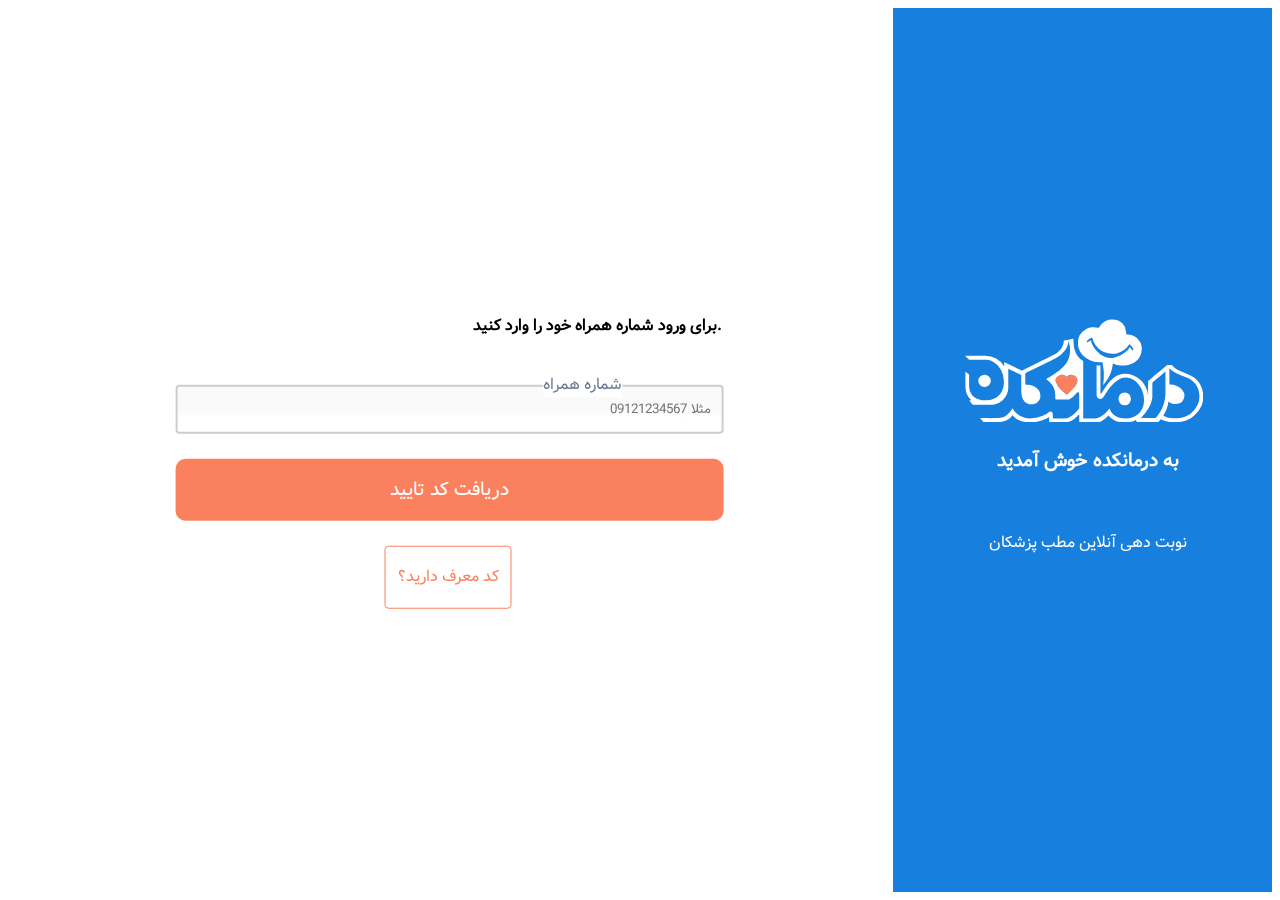
<file: Phase1- Aref/loginpage.html>
<html>
    <head>
        <!-- title -->
        <title>ورود</title>
        <!-- css file -->
        <link rel="stylesheet" href="loginstyle.css">
    </head>
    <body>
        <!-- left part -->
        <section id="loginPart">
            <div class="loginp">
                <h4 id="topinputtext">
                    برای ورود شماره همراه خود را وارد کنید.</h4>
                <label for="phonenum" id="phonenumlabel">شماره همراه</label>
                <br>
                <input type="text" placeholder="مثلا 09121234567" id="phonenum" name="phonenum"><br><br>
                <button type="submit" id="inputsubmitbutton">
                    دریافت کد تایید</button>
                <br><br>
                <button type="button" id="refrenceid">کد معرف دارید؟</button>
            </div>
        </section>
        <!-- right side blue header -->
        <section id="blueHeader">
            <div class="blueh">
                <img src="./assets/loginpage/loginheader.svg" alt="IMG_HEADER" class="drmnkde">
                <h1 id="welcometodarmankade">به درمانکده خوش آمدید</h1>
                <br>
                <p>نوبت دهی آنلاین مطب پزشکان</p>
            </div>
        </section>
    </body>
</html>
</file>
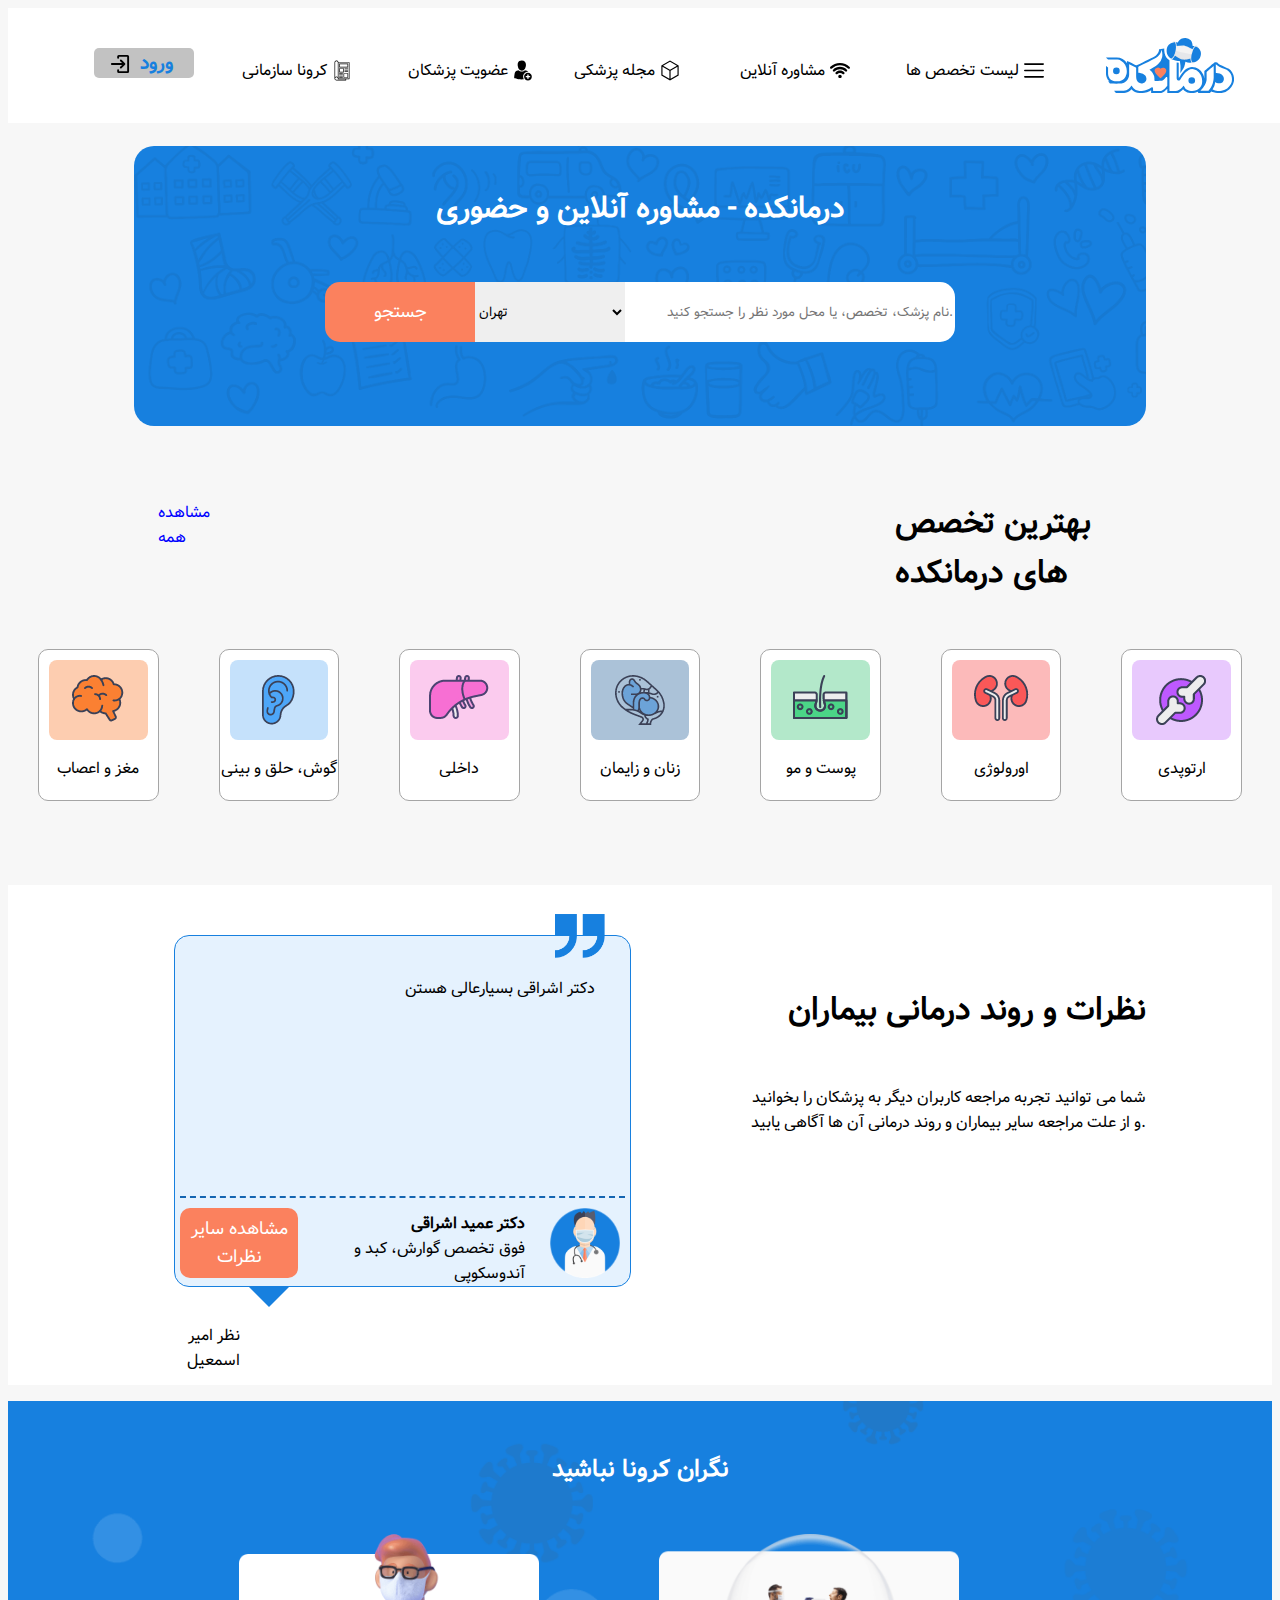
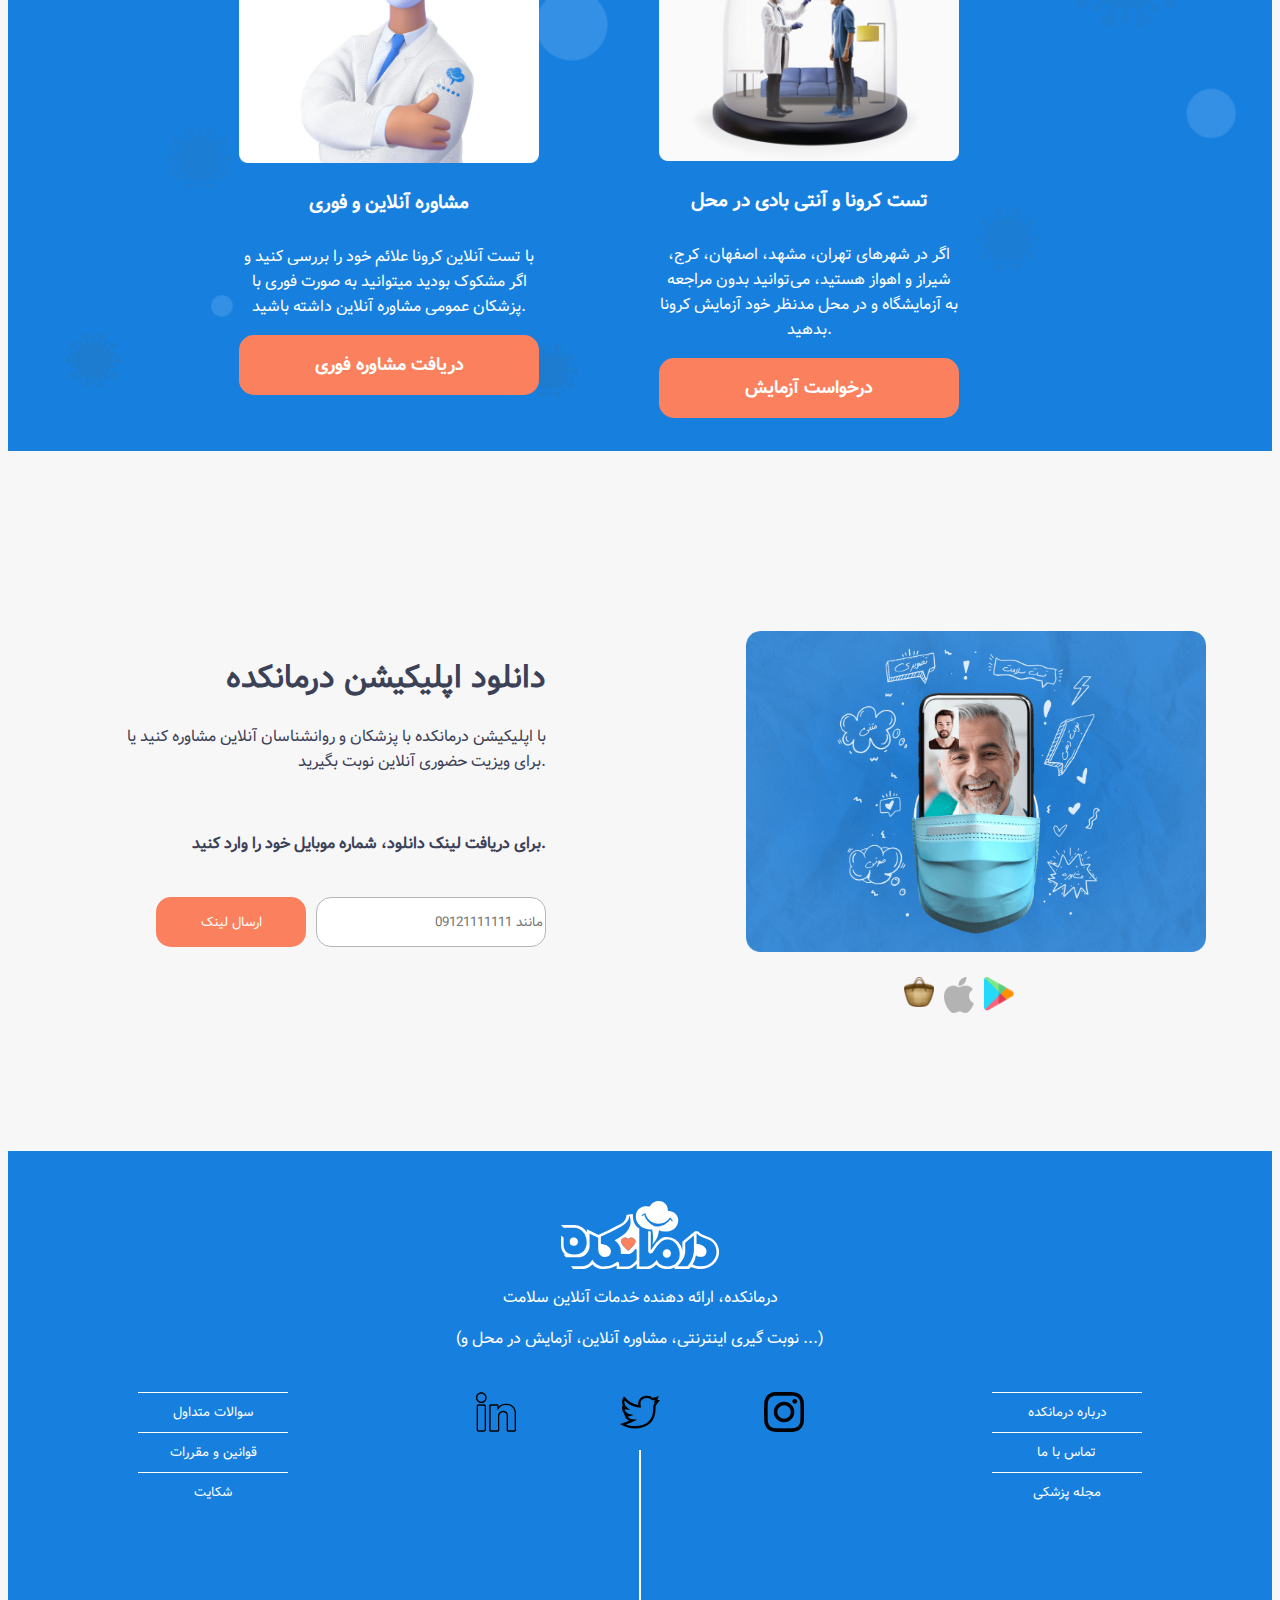
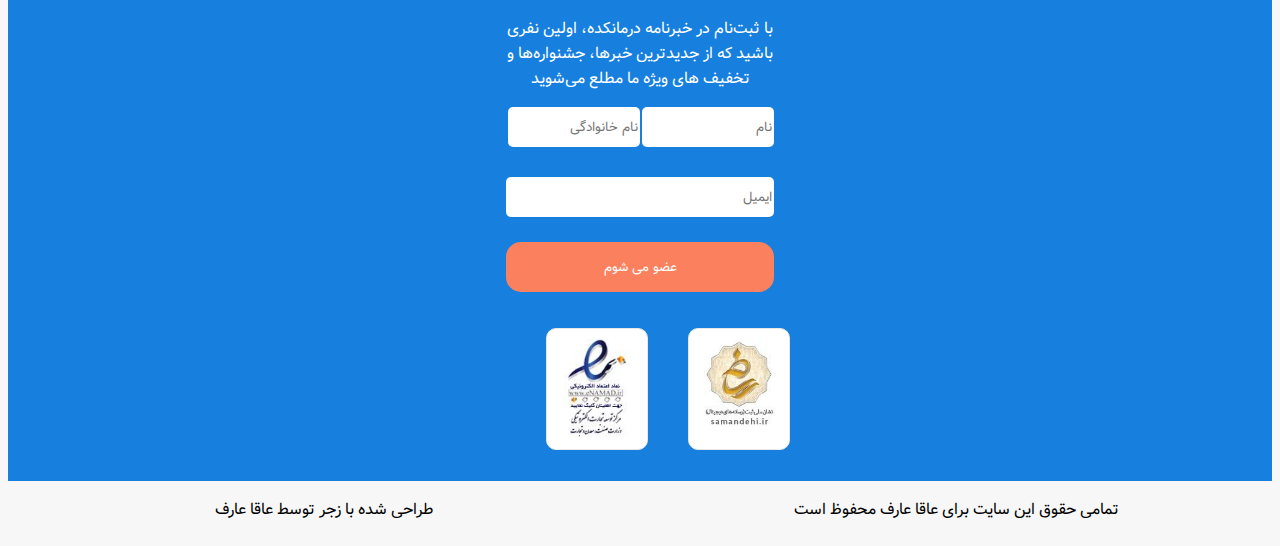
<file: Phase1- Aref/mainpage.html>
<html>
    <head>
        <!-- title -->
        <title>
            درمانکده - مشاوره آنلاین و ویزیت حضوری - آزمایش در محل
        </title>
        <!-- css file insert -->
        <link rel="stylesheet" href="mainpagestyle.css">
    </head>
    <body>
        <!-- navigation bar section -->
        <section id="navbarsection">
            <div class="topnavbar">
                <!-- Clinic logo -->
                <img src="./assets/mainpage/navbarlogo.svg" alt="NO_IMG" id="logo">
                <!-- items -->
                <ul>
                    <li><a href="#prolist"><img src="./assets/mainpage/menuicon.svg" alt="menu" class="navbaricons"> <p> لیست تخصص ها</p></a></li>
                    <li><a href="#onlinecons"><img src="./assets/mainpage/wifiicon.svg" alt="wifi" class="navbaricons"><p>مشاوره آنلاین</p></a></li>
                    <li><a href="#medicalmag"><img src="./assets/mainpage/magicon.svg" alt="mag" class="navbaricons"><p>مجله پزشکی</p></a></li>
                    <li><a href="#doclogin"><img src="./assets/mainpage/newmembericon.svg" alt="newmem" class="navbaricons"><p>عضویت پزشکان</p></a></li>
                    <li><a href="#coronas"><img src="./assets/mainpage/cubeicon.svg" alt="cube" class="navbaricons"><p> کرونا سازمانی</p></a></li>
                    
                </ul>
                <!-- login page button -->
                <div>
                    <button type="button"> <img src="./assets/mainpage/tologin.svg" alt="login" id="loginpic"> ورود</button>

                </div>
            </div>
        </section>
        <!-- search bar section -->
        <section id="searchbararea">
            <h1>درمانکده - مشاوره آنلاین و حضوری</h1>
            <div id="searchbarareadiv">
                <form action="#actione" id="searchbarform">
                    <!-- input part -->
                    <input type="text" placeholder="نام پزشک، تخصص، یا محل مورد نظر را جستجو کنید.">
                    <!-- city selector -->
                    <select name="cityselector" id="cityselector">
                        <option value="tehran">تهران</option>
                        <option value="mashhad">مشهد</option>
                        <option value="yazd">یزد</option>
                        <option value="esfahan">اصفهان</option>
                        <option value="tabriz">تبریز</option>
                    </select>
                    <!-- find button -->
                    <button type="submit">جستجو</button>
                </form>
            </div>
        </section>
        <!-- best proffesionals in the Clinic -->
        <section id="bestpros">
            <div id="bestproheader">
                <h1>بهترین تخصص های درمانکده</h1>
                <a href="#actioone">مشاهده همه</a>
            </div>
            <div id="bestproitems">
                <!-- ORTOPEDI ITEM -->
                <div class="bestproitem" id="ortopedi">
                    <a href="#ortopedi">
                        <div>
                            <img src="./assets/mainpage/ortopedi.png" alt="ortopedi">
                        </div>
                        <p>ارتوپدی</p>
                    </a>
                </div>
                <!-- OROLOGY ITEM -->
                <div class="bestproitem" id="orology">
                    <a href="#ortopedi">
                        <div>
                            <img src="./assets/mainpage/orology.png" alt="ortopedi">
                        </div>
                        <p>اورولوژی</p>
                    </a>
                </div>
                <!-- HAIR AND SKIN ITEM -->
                <div class="bestproitem" id="pustomu">
                    <a href="#ortopedi">
                        <div>
                            <img src="./assets/mainpage/pustmust.png" alt="ortopedi">
                        </div>
                        <p>پوست و مو</p>
                    </a>
                </div>
                <!-- WOMEN PART ITEM -->
                <div class="bestproitem" id="zananzayeman">
                    <a href="#ortopedi">
                        <div>
                            <img src="./assets/mainpage/zananzayeman.png" alt="ortopedi">
                        </div>
                        <p>زنان و زایمان</p>
                    </a>
                </div>
                <!-- INTERNAL ITEM -->
                <div class="bestproitem" id="dakheli">
                    <a href="#ortopedi">
                        <div>
                            <img src="./assets/mainpage/dakheili.png" alt="ortopedi">
                        </div>
                        <p>داخلی</p>
                    </a>
                </div>
                <!-- EAR NOSE THROUGHT ITEM  -->
                <div class="bestproitem" id="gushhalq">
                    <a href="#ortopedi">
                        <div>
                            <img src="./assets/mainpage/gushhalq.png" alt="ortopedi">
                        </div>
                        <p>گوش، حلق و بینی</p>
                    </a>
                </div>
                <!-- BRAIN AND NOURON ITEM -->
                <div class="bestproitem" id="maqzasab">
                    <a href="#ortopedi">
                        <div>
                            <img src="./assets/mainpage/maqzasab.png" alt="ortopedi">                         
                        </div>
                        <p>مغز و اعصاب</p>
                    </a>
                </div>
            </div>
        </section>
        <br><br><br>
        <!-- Comment section -->
        <section id="comments">
            <!-- right side of page -->
            <div id="right-comment">
                <h1>
                    نظرات و روند درمانی بیماران
                </h1>
                <p>
                    شما می توانید تجربه مراجعه کاربران دیگر به پزشکان را بخوانید و از علت مراجعه سایر بیماران و روند درمانی آن ها آگاهی یابید.
                </p>
            </div>
            <!-- left side example comment -->
            <div id="commentexample">
                <!-- coment box -->
                <div id="commentexamplebox">
                    <img src="./assets/mainpage/doublegiuome.png" alt="doubleQuete" id="doubleQuete">
                    <!-- text -->
                    <div id="commenttext">
                        <p>دکتر اشراقی بسیارعالی هستن</p>
                    </div>
                    <!-- about doctor -->
                    <div id="commentwriter">
                        <img src="assets/mainpage/dr_man.png" alt="writerphoto" style="width: 70px; height: auto; margin: 5px; margin-right: 10px;">
                        <div>
                            <b>دکتر عمید اشراقی</b><br>
                            فوق تخصص گوارش، کبد و آندوسکوپی
                        </div>
                        <button type="button">مشاهده سایر نظرات</button>
                    </div>
                        
                </div>
                <div id="underbox">
                    <div class="arrowdown"></div>
                    <p>نظر امیر اسمعیل</p>
                </div>
            </div>
        </section>
        <!-- Corona special Section -->
        <section id="coronadontworry">
            <div id="coronaspecial">
                <h1>نگران کرونا نباشید</h1>
                <div id="coronaitems">
                    <!-- right item -->
                    <div id="coronaitemone">
                        <img src="./assets/mainpage/coronaitem1.png" alt="coronaitem1" style="width: 300px;">
                        <h4>تست کرونا و آنتی بادی در محل</h4>
                        <p>اگر در شهرهای تهران، مشهد، اصفهان، کرج، شیراز و اهواز هستید، می‌توانید بدون مراجعه به آزمایشگاه و در محل مدنظر خود آزمایش کرونا بدهید.
                        </p>
                        <button type="button">درخواست آزمایش</button>
                    </div>
                    <!-- left item -->
                    <div id="coronaitemtwo">
                        <img src="./assets/mainpage/coronaitem2.png" alt="coronaitem2" style="width: 300px;">
                        <h4>مشاوره آنلاین و فوری</h4>
                        <p>با تست آنلاین کرونا علائم خود را بررسی کنید و اگر مشکوک بودید میتوانید به صورت فوری با پزشکان عمومی مشاوره آنلاین داشته باشید.
                        </p>
                        <button type="button">دریافت مشاوره فوری</button>
                    </div>
                </div>
            </div>
        </section>
        <!-- application introduction section -->
        <section id="application">
            <div id="applicationarea">
                <!-- right side pictures -->
                <div id="applicationrightside">
                    <a href="#app">
                        <img src="./assets/mainpage/apprightcover.png" alt="apprightcover" style="width: 460px;">
                    </a>
                    <br><br>
                    <div id="appstores">
                        <a href="#app">
                            <img src="./assets/mainpage/cafebazar.png" alt="cafebazar" style="width: 30px;">
                        </a><a href="#app">
                            <img src="./assets/mainpage/appleicon.png" alt="applestore" style="width: 30px;">
                        </a><a href="#app">
                            <img src="./assets/mainpage/googleplayicon.png" alt="googleplayicon" style="width: 30px;">
                        </a>
                    </div>
                </div>
                <!-- left side notes -->
                <div id="applicationpartdescription">
                    <h1>دانلود اپلیکیشن درمانکده</h1>
                    <p>با اپلیکیشن درمانکده با پزشکان و روانشناسان آنلاین مشاوره کنید یا برای ویزیت حضوری آنلاین نوبت بگیرید.</p>
                    <br>
                    <p><b>برای دریافت لینک دانلود، شماره موبایل خود را وارد کنید.
                    </b></p>
                    <br>
                    <form>
                        <input type="text" placeholder="مانند 09121111111">
                        <button type="submit">ارسال لینک</button>
                    </form>
                </div>
            </div>
        </section>
        <!-- footer section -->
        <section id="footer">
            <div id="footerarea">
                <img src="./assets/mainpage/darmankadelogo.svg" alt="darmankadelogo">
                <p>درمانکده، ارائه دهنده خدمات آنلاین سلامت</p>
                <p>(نوبت گیری اینترنتی، مشاوره آنلاین، آزمایش در محل و ...)</p>
                <br>

                <div id="footercols">
                    <!-- right side buttons -->
                    <div id="footercolright" class="buttoncol">
                        <button type="button">درباره درمانکده</button>
                        <button type="button">تماس با ما</button>
                        <button type="button" >مجله پزشکی</button>
                    </div>
                    <!-- middle side informations -->
                    <div id="footercolmiddle">
                        <!-- social media links -->
                        <div id="socialmedialink">
                            <a href="https://www.linkedin.com/company/darmankade.ir"><img src="./assets/mainpage/linkedin.svg" alt="linkedin" style="width: 40px;"></a>
                            <a href="https://twitter.com/darmankade"><img src="./assets/mainpage/twitter.svg" alt="twitter" style="width: 40px;"></a>
                            <a href="https://www.instagram.com/darmankade/"><img src="./assets/mainpage/insta.svg" alt="insta" style="width: 40px;"></a>
                        </div>
                        <!-- this empty boxes are for that line -->
                        <div id="twoemptybox">
                            <div id="emptybox1"></div>
                            <div id="emptybox2"></div>
                        </div>
                        <!-- notification form -->
                        <div id="forminthecol">
                            <p>با ثبت‌نام در خبرنامه درمانکده، اولین نفری باشید که از جدیدترین خبرها، جشنواره‌ها و تخفیف های ویژه ما مطلع می‌شوید</p>
                            <form action="#k">
                                <div>
                                    <input type="text" placeholder="نام" class="field_devided">
                                    <input type="text" placeholder="نام خانوادگی" class="field_devided">
                                </div>
                                <br>
                                <input type="text" placeholder="ایمیل" id="emailinput">
                                <br> <br>
                                <button type="submit">عضو می شوم</button>
                            </form>
    
    
    
                        </div>
                    </div>
                    <!-- left side buttons -->
                    <div id="footercolleft" class="buttoncol">
                        <button type="button">سوالات متداول</button>
                        <button type="button">قوانین و مقررات</button>
                        <button type="button">شکایت</button>
                    </div>

                </div>
                <!-- nahaad and samandehi logos -->
                <div id="mellilogos">
                    <div id="namaad">
                        <img src="./assets/mainpage/namaad.jpg" alt="namadelec">
                    </div>
                    <div id="samandehi">
                        <img src="./assets/mainpage/samandehi.jpg" alt="samandehi">
                    </div>
                </div>
            </div>
            <!-- footnotes! -->
            <div id="footernote">
                <p>تمامی حقوق این سایت برای عاقا عارف محفوظ است</p>
                <p>طراحی شده با زجر توسط عاقا عارف</p>
            </div>
        </section>
        
    </body>
</html>
</file>
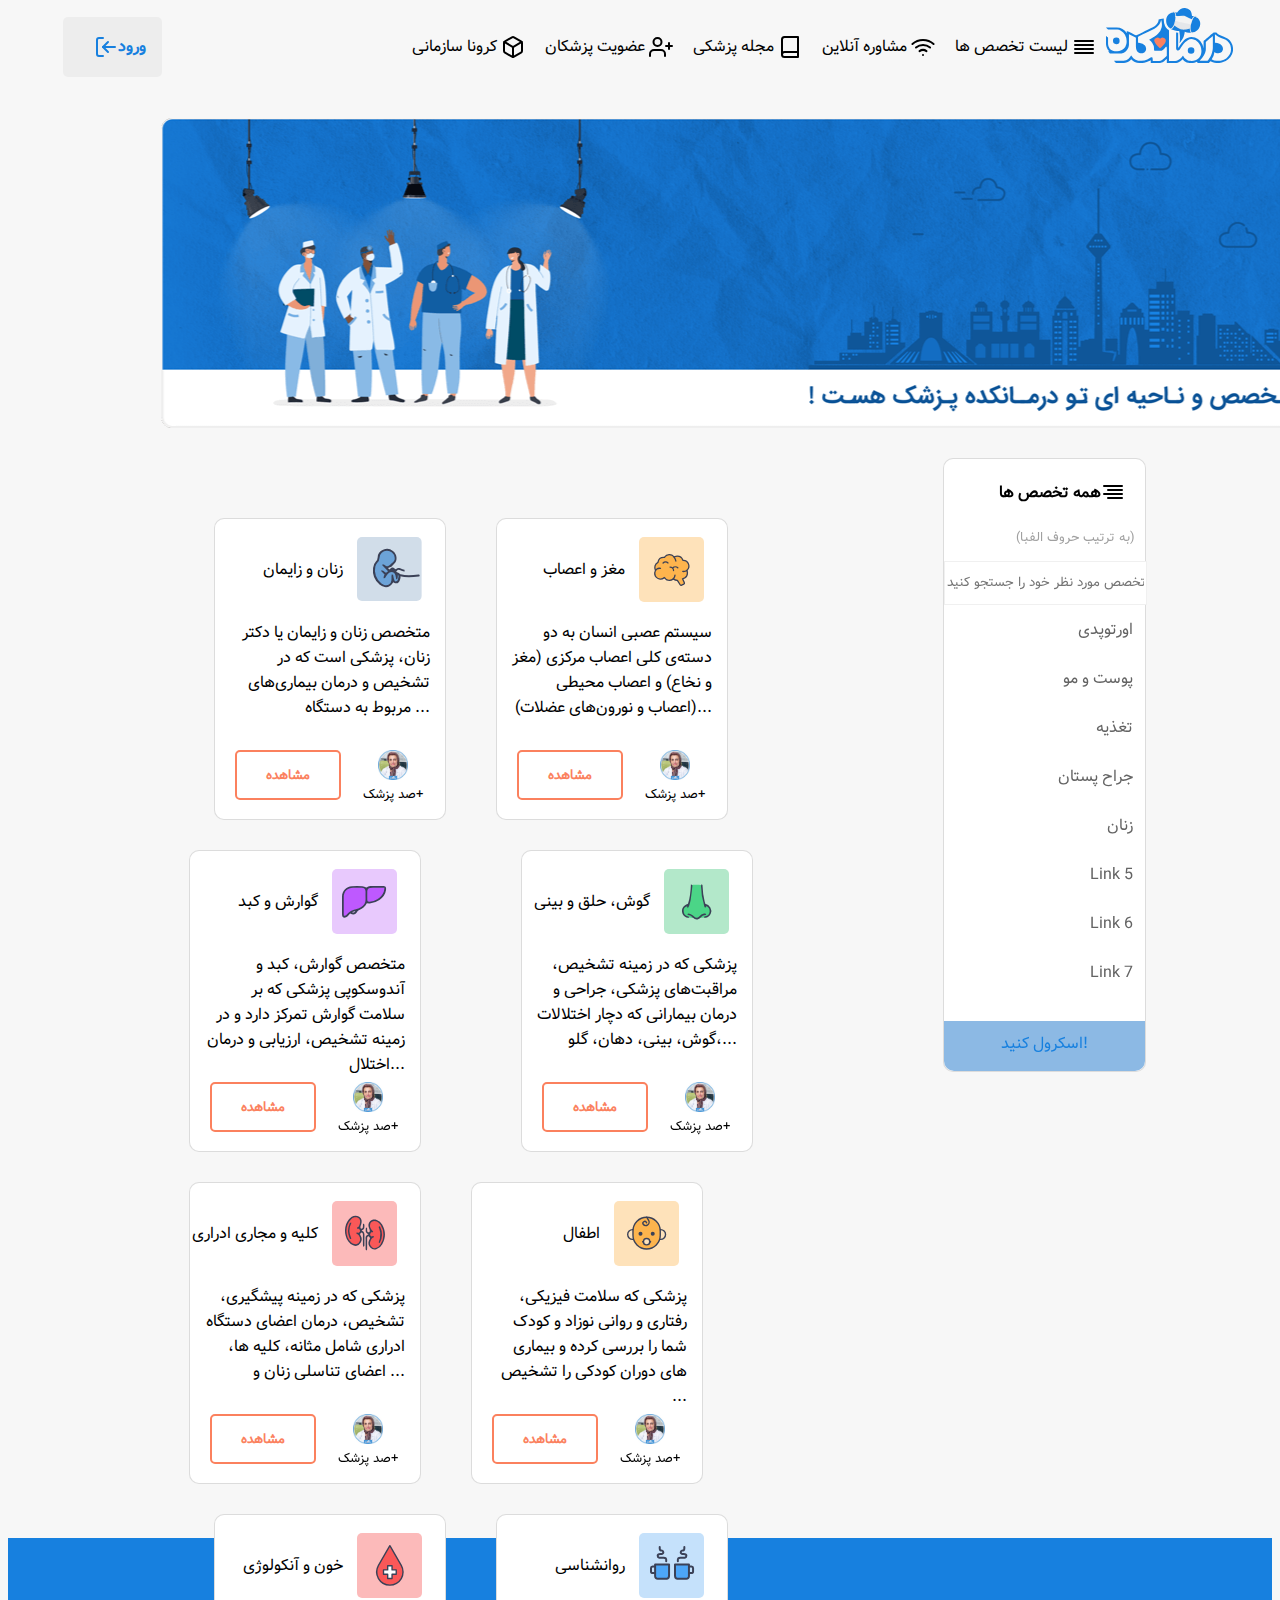
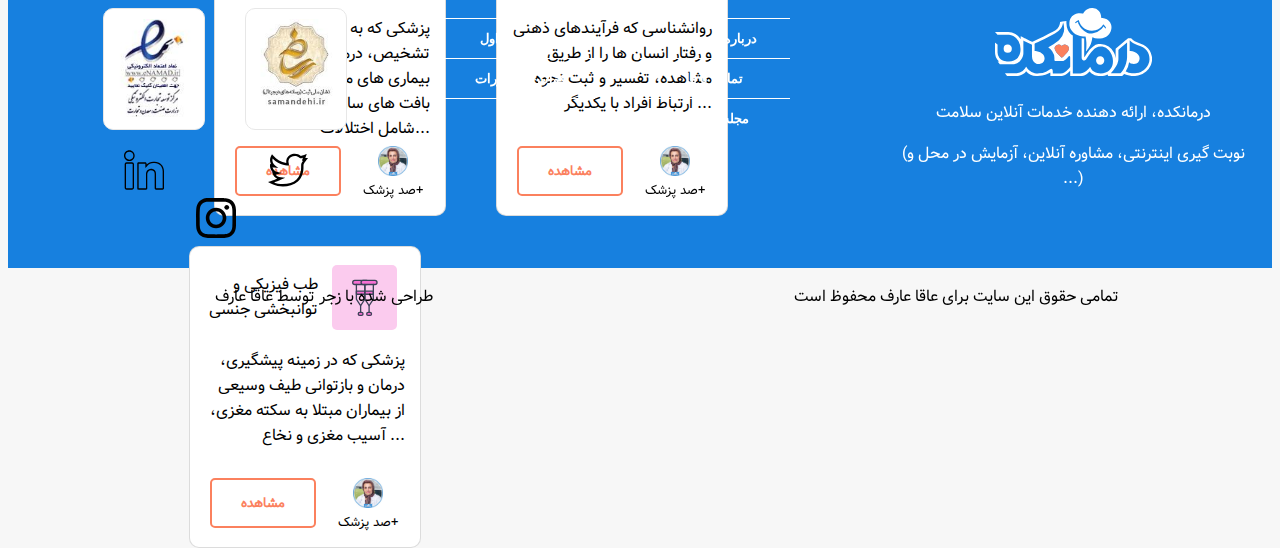
<file: Phase2/profpage.html>
<!DOCTYPE HTML>

<html lang="en">
    <head>
        <title>Profile</title>
        <meta charset="UTF-8">
        <meta name="viewport" content="width=device-width, initial-scale=1.0">
        <!-- import css styles -->
        <link rel="stylesheet" type="text/css" href="./css/general.css"/>
        <!-- <link rel="stylesheet" type="text/css" href="./css/doctor-page.css"/>
        <link rel="stylesheet" type="text/css" href="./css/doctorlistpage.css"/> -->
        <link rel="stylesheet" type="text/css" href="./css/profpage.css"/>
        <link rel="stylesheet" type="text/css" href="./css/header.css"/>
        <!-- <link rel="stylesheet" href="https://maxcdn.bootstrapcdn.com/bootstrap/4.0.0/css/bootstrap.min.css" integrity="sha384-Gn5384xqQ1aoWXA+058RXPxPg6fy4IWvTNh0E263XmFcJlSAwiGgFAW/dAiS6JXm" crossorigin="anonymous"> -->

 
        <!-- <script type="text/javascript" src="script.js"></script> -->
    </head>
    <body id="doctor-page-background">
           <nav class="common-flex  height80px">
                <section class="header-sections">
                    <div id="index-darmankadeh-logo">
                        <img title="درمانکده" alt="درمانکده" src="./assets/logo.svg" id="index-logo">
                    </div> 
                    <section class="header-items-container">
                        <!-- add elements -->
                        <a href="#list-of-specialties">
                        لیست تخصص ها
                            <svg data-v-49015c94="" xmlns="http://www.w3.org/2000/svg"
                                 width="1.5em"
                                 height="1.5em"
                                 viewBox="0 0 24 24"
                                 fill="none" stroke="currentColor" stroke-width="2" stroke-linecap="round"
                                 stroke-linejoin="round">
                                <line data-v-49015c94="" x1="21" y1="10" x2="3" y2="10"></line>
                                <line data-v-49015c94="" x1="21" y1="6" x2="3" y2="6"></line>
                                <line data-v-49015c94="" x1="21" y1="14" x2="3" y2="14"></line>
                                <line data-v-49015c94="" x1="21" y1="18" x2="3" y2="18"></line>
                            </svg>
                        </div>
                        </a>
                    <a href="#online-consultation">
                        مشاوره آنلاین
                        <svg data-v-49015c94="" xmlns="http://www.w3.org/2000/svg" width="1.5em" height="1.5em"
                             viewBox="0 0 24 24"
                             fill="none" stroke="currentColor" stroke-width="2" stroke-linecap="round" stroke-linejoin="round"
                             class="mr-0 dr-menu__icon feather feather-wifi">
                            <path data-v-49015c94="" d="M5 12.55a11 11 0 0 1 14.08 0"></path>
                            <path data-v-49015c94="" d="M1.42 9a16 16 0 0 1 21.16 0"></path>
                            <path data-v-49015c94="" d="M8.53 16.11a6 6 0 0 1 6.95 0"></path>
                            <line data-v-49015c94="" x1="12" y1="20" x2="12" y2="20"></line>
                        </svg>

                    </a>
                    <a href="#medicine-magazine">
                        مجله پزشکی
                        <svg data-v-49015c94="" xmlns="http://www.w3.org/2000/svg" width="1.5em" height="1.5em"
                             viewBox="0 0 24 24"
                             fill="none" stroke="currentColor" stroke-width="2" stroke-linecap="round" stroke-linejoin="round"
                             class="dr-menu__icon feather feather-book">
                            <path data-v-49015c94="" d="M4 19.5A2.5 2.5 0 0 1 6.5 17H20"></path>
                            <path data-v-49015c94="" d="M6.5 2H20v20H6.5A2.5 2.5 0 0 1 4 19.5v-15A2.5 2.5 0 0 1 6.5 2z"></path>
                        </svg>
                    </a>
                    <a href="#membership-of-doctors">
                        عضویت پزشکان
                        <svg data-v-49015c94="" xmlns="http://www.w3.org/2000/svg" width="1.5em" height="1.5em"
                             viewBox="0 0 24 24"
                             fill="none" stroke="currentColor" stroke-width="2" stroke-linecap="round" stroke-linejoin="round"
                             class="dr-menu__icon feather feather-user-plus">
                            <path data-v-49015c94="" d="M16 21v-2a4 4 0 0 0-4-4H5a4 4 0 0 0-4 4v2"></path>
                            <circle data-v-49015c94="" cx="8.5" cy="7" r="4"></circle>
                            <line data-v-49015c94="" x1="20" y1="8" x2="20" y2="14"></line>
                            <line data-v-49015c94="" x1="23" y1="11" x2="17" y2="11"></line>
                        </svg>
                    </a>
                    <a href="#organizational-corona">
                        کرونا سازمانی
                        <svg data-v-49015c94="" xmlns="http://www.w3.org/2000/svg" width="1.5em" height="1.5em"
                             viewBox="0 0 24 24"
                             fill="none" stroke="currentColor" stroke-width="2" stroke-linecap="round" stroke-linejoin="round"
                             class="dr-menu__icon feather feather-box">
                            <path data-v-49015c94=""
                                  d="M21 16V8a2 2 0 0 0-1-1.73l-7-4a2 2 0 0 0-2 0l-7 4A2 2 0 0 0 3 8v8a2 2 0 0 0 1 1.73l7 4a2 2 0 0 0 2 0l7-4A2 2 0 0 0 21 16z"></path>
                            <polyline data-v-49015c94="" points="3.27 6.96 12 12.01 20.73 6.96"></polyline>
                            <line data-v-49015c94="" x1="12" y1="22.08" x2="12" y2="12"></line>
                        </svg>
                    </a>
                </section>
                <a data-v-0fb0a4cb="" href="./login.html" id="index-login-btn" class="common-hover">
                 <svg data-v-0fb0a4cb="" xmlns="http://www.w3.org/2000/svg" width="24px" height="24px" viewBox="0 0 24 24" fill="none" stroke="currentColor" stroke-width="2" stroke-linecap="round" stroke-linejoin="round" class="flip-horizontal feather feather-log-in"><path data-v-0fb0a4cb="" d="M15 3h4a2 2 0 0 1 2 2v14a2 2 0 0 1-2 2h-4"></path><polyline data-v-0fb0a4cb="" points="10 17 15 12 10 7"></polyline><line data-v-0fb0a4cb="" x1="15" y1="12" x2="3" y2="12"></line></svg>ورود</a>
            </section>
        </nav>

        <!-- slideshow section -->
        <section id="slideshowsection">
            <div id="slideshowarea">
                <!-- slideshow image -->
                <img src="./assets/profpage/slideshowimg.png" alt="slideshowarea">
            </div>
        </section>

        <section id="proflistssection">
            <div id="proflistdiv">
                <div id="scrolllist">
                    <div id="proflistheader">
                        <label for="">
                            <h4><svg xmlns="http://www.w3.org/2000/svg" width="24px" height="24px" viewBox="0 0 24 24" fill="none" stroke="currentColor" stroke-width="2" stroke-linecap="round" stroke-linejoin="round" class="ml-3 text-slate feather feather-align-right" data-v-7b524330=""><line x1="21" y1="10" x2="7" y2="10" data-v-7b524330=""></line><line x1="21" y1="6" x2="3" y2="6" data-v-7b524330=""></line><line x1="21" y1="14" x2="3" y2="14" data-v-7b524330=""></line><line x1="21" y1="18" x2="7" y2="18" data-v-7b524330=""></line></svg>همه تخصص ها</h4>
                            <p>(به ترتیب حروف الفبا)</p>
                        </label>
                        <INput placeholder="تخصص مورد نظر خود را جستجو کنید."></INput>
                        <div class="vertical-menu">
                            <li><a href="#">اورتوپدی</a></li>
                            <li><a href="#">پوست و مو</a></li>
                            <li><a href="#">تغذیه</a></li>
                            <li><a href="#">جراح پستان</a></li>
                            <li><a href="#">زنان</a></li>
                            <li><a href="#">Link 5</a></li>
                            <li><a href="#">Link 6</a></li>
                            <li><a href="#">Link 7</a></li>
                            <li><a href="#">Link 8</a></li>
                            <li><a href="#">Link 9</a></li>
                            <!-- <a href="#">پوست و مو</a>
                            <a href="#">تغذیه</a>
                            <a href="#">جراح پستان</a>
                            <a href="#">زنان</a>
                            <a href="#">Link 5</a>
                            <a href="#">Link 6</a>
                            <a href="#">Link 7</a>
                            <a href="#">Link 8</a>
                            <a href="#">Link 9</a>
                            <a href="#">Link 10</a> -->
                        </div>
                        <div id="scrollabel">
                            <p>اسکرول کنید!</p>
                        </div>
                    </div>
                </div>
                
                <div id="proflistitems">
                    <div class="itemcontainer" style="margin: 30px;">
                        <div class="profitemcontainer item1" id="proitem1">
                            <div class="profitemheader">
                                <img src="./assets/profpage/zananitem.svg" alt="zanan">
                                <p>زنان و زایمان</p>
                            </div>
                            <div class="profitembody">
                                <p>متخصص زنان و زایمان یا دکتر زنان، پزشکی است که در تشخیص و درمان بیماری‌های مربوط به دستگاه ...</p>
                            </div>
                            <div class="profitemfooter">
                                <div class="profitemdoctorsimg">
                                    <img src="./assets/profpage/131899666226532118دکتر-معصومه-میراسماعیلی.jpg" alt="" style="width:30px;">
                                    <p>صد پزشک+</p>
                                </div>
                                <button class="profitembutton"> مشاهده</button>
                            </div>
                        </div>
                        <div class="profitemcontainer item2" id="proitem2">
                            <div class="profitemheader">
                                <img src="./assets/profpage/maqzasab.svg" alt="maqzasab">
                                <p>مغز و اعصاب</p>
                            </div>
                            <div class="profitembody">
                                <p>سیستم عصبی انسان به دو دسته‌ی کلی اعصاب مرکزی (مغز و نخاع) و اعصاب محیطی (اعصاب و نورون‌های عضلات)...</p>
                            </div>
                            <div class="profitemfooter">
                                <div class="profitemdoctorsimg">
                                    <img src="./assets/profpage/131899666226532118دکتر-معصومه-میراسماعیلی.jpg" alt="" style="width:30px;">
                                    <p>صد پزشک+</p>
                                </div>
                                <button class="profitembutton"> مشاهده</button>
                            </div>
                        </div>
                        <div class="profitemcontainer item3" id="proitem3">
                            <div class="profitemheader">
                                <img src="./assets/profpage/govaresh.svg" alt="govaresh">
                                <p>گوارش و کبد</p>
                            </div>
                            <div class="profitembody">
                                <p>متخصص گوارش، کبد و آندوسکوپی پزشکی که بر سلامت گوارش تمرکز دارد و در زمینه تشخیص، ارزیابی و درمان اختلال...</p>
                            </div>
                            <div class="profitemfooter">
                                <div class="profitemdoctorsimg">
                                    <img src="./assets/profpage/131899666226532118دکتر-معصومه-میراسماعیلی.jpg" alt="" style="width:30px;">
                                    <p>صد پزشک+</p>
                                </div>
                                <button class="profitembutton"> مشاهده</button>
                            </div>
                        </div>
                        <div class="profitemcontainer item1" id="proitem4">
                            <div class="profitemheader">
                                <img src="./assets/profpage/gushhalq.svg" alt="gushhalq">
                                <p>گوش، حلق و بینی</p>
                            </div>
                            <div class="profitembody">
                                <p>پزشکی که در زمینه تشخیص، مراقبت‌های پزشکی، جراحی و درمان بیمارانی که دچار اختلالات گوش، بینی، دهان، گلو،...</p>
                            </div>
                            <div class="profitemfooter">
                                <div class="profitemdoctorsimg">
                                    <img src="./assets/profpage/131899666226532118دکتر-معصومه-میراسماعیلی.jpg" alt="" style="width:30px;">
                                    <p>صد پزشک+</p>
                                </div>
                                <button class="profitembutton"> مشاهده</button>
                            </div>
                        </div>
                        <div class="profitemcontainer item2" id="proitem5">
                            <div class="profitemheader">
                                <img src="./assets/profpage/edrar.svg" alt="edrar">
                                <p>کلیه و مجاری ادراری</p>
                            </div>
                            <div class="profitembody">
                                <p>پزشکی که در زمینه پیشگیری، تشخیص، درمان اعضای دستگاه ادراری شامل مثانه، کلیه ها، اعضای تناسلی زنان و ...</p>
                            </div>
                            <div class="profitemfooter">
                                <div class="profitemdoctorsimg">
                                    <img src="./assets/profpage/131899666226532118دکتر-معصومه-میراسماعیلی.jpg" alt="" style="width:30px;">
                                    <p>صد پزشک+</p>
                                </div>
                                <button class="profitembutton"> مشاهده</button>
                            </div>
                        </div>

                        <div class="profitemcontainer item3" id="proitem6">
                            <div class="profitemheader">
                                <img src="./assets/profpage/kudakan.svg" alt="kudakan">
                                <p>اطفال</p>
                            </div>
                            <div class="profitembody">
                                <p>پزشکی که سلامت فیزیکی، رفتاری و روانی نوزاد و کودک شما را بررسی کرده و بیماری های دوران کودکی را تشخیص ...</p>
                            </div>
                            <div class="profitemfooter">
                                <div class="profitemdoctorsimg">
                                    <img src="./assets/profpage/131899666226532118دکتر-معصومه-میراسماعیلی.jpg" alt="" style="width:30px;">
                                    <p>صد پزشک+</p>
                                </div>
                                <button class="profitembutton"> مشاهده</button>
                            </div>
                        </div>
                        
                        <div class="profitemcontainer item1" id="proitem7">
                            <div class="profitemheader">
                                <img src="./assets/profpage/khun.svg" alt="khun">
                                <p>خون و آنکولوژی</p>
                            </div>
                            <div class="profitembody">
                                <p>پزشکی که به پیشگیری، تشخیص، درمان و مطالعه بیماری های مربوط به خون و بافت های سازنده خون که شامل اختلالات...</p>
                            </div>
                            <div class="profitemfooter">
                                <div class="profitemdoctorsimg">
                                    <img src="./assets/profpage/131899666226532118دکتر-معصومه-میراسماعیلی.jpg" alt="" style="width:30px;">
                                    <p>صد پزشک+</p>
                                </div>
                                <button class="profitembutton"> مشاهده</button>
                            </div>
                        </div>
                        <div class="profitemcontainer item2" id="proitem8">
                            <div class="profitemheader">
                                <img src="./assets/profpage/ravan.svg" alt="ravan">
                                <p>روانشناسی</p>
                            </div>
                            <div class="profitembody">
                                <p>روانشناسی که فرآیندهای ذهنی و رفتار انسان ها را از طریق مشاهده، تفسیر و ثبت نحوه ارتباط افراد با یکدیگر ...</p>
                            </div>
                            <div class="profitemfooter">
                                <div class="profitemdoctorsimg">
                                    <img src="./assets/profpage/131899666226532118دکتر-معصومه-میراسماعیلی.jpg" alt="" style="width:30px;">
                                    <p>صد پزشک+</p>
                                </div>
                                <button class="profitembutton"> مشاهده</button>
                            </div>
                        </div>

                        <div class="profitemcontainer item3" id="proitem9">
                            <div class="profitemheader">
                                <img src="./assets/profpage/tebfiziki.svg" alt="tebjensi">
                                <p>طب فیزیکی و توانبخشی جنسی</p>
                            </div>
                            <div class="profitembody">
                                <p>پزشکی که در زمینه پیشگیری، درمان و بازتوانی طیف وسیعی از بیماران مبتلا به سکته مغزی، آسیب مغزی و نخاع ...</p>
                            </div>
                            <div class="profitemfooter">
                                <div class="profitemdoctorsimg">
                                    <img src="./assets/profpage/131899666226532118دکتر-معصومه-میراسماعیلی.jpg" alt="" style="width:30px;">
                                    <p>صد پزشک+</p>
                                </div>
                                <button class="profitembutton"> مشاهده</button>
                            </div>
                        </div>

                    </div>
                </div>

            </div>

        </section>
        
        <!-- footer section -->
        <section id="footer">
            <div id="footerarea">
                <div id="rightcol">
                    <img src="./assets/doctorlistpage/darmankadelogo.svg" alt="darmankadelogo">
                    <p>درمانکده، ارائه دهنده خدمات آنلاین سلامت</p>
                    <p>(نوبت گیری اینترنتی، مشاوره آنلاین، آزمایش در محل و ...)</p>
                    
                </div>

                <div id="footercols">
                    <!-- right side buttons -->
                    <div id="footercolright" class="buttoncol">
                        <button type="button">درباره درمانکده</button>
                        <button type="button">تماس با ما</button>
                        <button type="button" >مجله پزشکی</button>
                    </div>
                    <!-- left side buttons -->
                    <div id="footercolleft" class="buttoncol">
                        <button type="button">سوالات متداول</button>
                        <button type="button">قوانین و مقررات</button>
                        <button type="button">شکایت</button>
                    </div>

                </div>
                <!-- nahaad and samandehi logos -->
                <div id="third col">
                    <div id="mellilogos">
                        <div id="namaad">
                            <img src="./assets/doctorlistpage/namaad.jpg" alt="namadelec">
                        </div>
                        <div id="samandehi">
                            <img src="./assets/doctorlistpage/samandehi.jpg" alt="samandehi">
                        </div>
                    </div>
                    <div id="socialmedialink">
                        <a href="https://www.linkedin.com/company/darmankade.ir"><img src="./assets/doctorlistpage/linkedin.svg" alt="linkedin" style="width: 40px;"></a>
                        <a href="https://twitter.com/darmankade"><img src="./assets/doctorlistpage/twitter.svg" alt="twitter" style="width: 40px;"></a>
                        <a href="https://www.instagram.com/darmankade/"><img src="./assets/doctorlistpage/insta.svg" alt="insta" style="width: 40px;"></a>
                    </div>
                </div>
            </div>
            <!-- footnotes! -->
            <div id="footernote">
                <p>تمامی حقوق این سایت برای عاقا عارف محفوظ است</p>
                <p>طراحی شده با زجر توسط عاقا عارف</p>
            </div>
        </section>
    </body>
 </html>
</file>
<file: Phase1- Aref/loginstyle.css>
/* font face */
@font-face {
    font-family: "Vazirfontfamily";
    src: url("./assets/Fonts/Vazir.ttf");
}

/* right side blue header */
#blueHeader {
    background-color: #1780df;
    width: 30%;
    height: 100%;
}
/* left side login part */
#loginPart {
    width: 70%;
    height: 100%;
}
/* whole page */
body {
    display: flex;
    flex-direction: row;
    top: 0;
    left: 0;
    font-family: "Vazirfontfamily";
}
/* blur header div */
div.blueh {
    position: fixed;
    top: 50%;
    left: 85%;
    margin-right: -50%;
    transform: translate(-50%, -50%);
    text-align: center;
    color: white;
}
/* welcome text */
#welcometodarmankade {
    font-size: larger;
}
/* welcome logo */
img.drmnkde{
    width: 120%;
    height: auto;
    vertical-align: middle;
    transform: translate(-10%,-10%);
}
/* right side form */
div.loginp {
    position: fixed;
    top: 50%;
    left: 35%;
    transform: translate(-50%, -50%);
    text-align: center;
    align-content: center;
}
/* Login button */
#inputsubmitbutton {
    background-color :#fb815e;
    box-shadow: none;
    width: 220%;
    border: none;
    padding: 16px;
    cursor: pointer;
    outline: none;
    font-family: "Vazirfontfamily";
    color: white;
    font-size: larger; 
    border-radius: 10px;
    transform: translate(-27%, 0);
}
/* phone number input part */
#phonenum {
    text-align: right;
    padding: 12px 10px;
    border: 2px solid #cdcdcd;
    position: relative;
    width: 220%;
    font-family: "Vazirfontfamily";
    transform: translate(-27%, 0);
    background: linear-gradient(180deg,#fafafa,#fafafa 50%,#fff 70%);

    border-radius: 4px;
}
/* hover of it */
#phonenum:hover{
    border: 2px solid blue;
}
/* reference bottun */
#refrenceid {
    font-family: "Vazirfontfamily";
    cursor: pointer;
    display: inline-block;
    height: 7vh;
    font-weight: 400;
    color: #fb815e;
    text-align: center;
    vertical-align: middle;
    background-color: transparent;
    border: 1px solid;
    padding: .375rem .75rem;
    font-size: 1rem;
    line-height: 1.5;
    border-radius: 4px;
    transition: color .1s ease-in-out,background-color .15s ease-in-out,border-color .15s ease-in-out,box-shadow .15s ease-in-out;
}
/* hover of it */
#refrenceid:hover{
    border: 1px solid #fb815e;
    background-color: #fb815e;
    color: white;
  }
/* text */
#topinputtext {
    /* position: absolute; */
    transform: translate(60%, 0);
}
/* label of the input part and its transform */
#phonenumlabel{
    text-align: right;
    justify-self: right; 
    position: absolute;
    transform: translate(220%, 50%);
    z-index: 10;
    background-color: white;
    color: #6e7794;
}
</file>
<file: Phase1- Aref/mainpagestyle.css>
/* introducing two font families */
@font-face {
    font-family: "Vazirfontfamily";
    src: url("./assets/Fonts/Vazir.ttf");
}
@font-face {
    font-family: "Vazirboldfontfamily";
    src: url("./assets/Fonts/Vazir-Bold.ttf");
    font-weight: bold;
}

/* body background color */
body{
    background-color: rgb(247, 247, 247);
}
/* navigation part overal */
#navbarsection {
    overflow: auto;
    width: 100%;
    top: 0;
    z-index: 11;
    min-height: 10%;
}
/* navigation part overal like before */
.topnavbar {
    position: fixed;
    display: flex;
    flex-direction: row-reverse;
    padding-left: 30%;
    background-color: white;
    z-index: 11;
}
/* navigation part clinic logo margins and size and hover*/
#logo{
    margin-right: 12%;
    margin-left: 4%;
    width: 15%;
    height: auto;
    padding-right: 100px;
}
#logo:hover {
    cursor: pointer;
}
/* navigation part lists display */
.topnavbar ul{
    display: flex;
    flex-direction: row-reverse;
    list-style-type: none;
    text-align: center;
}
/* navigation part lists display and margins and placings*/
.topnavbar ul li {
    vertical-align: middle;
    margin: 8px;
    display: flex;
    flex-direction: row;
    width: 150px;
    padding-top: 10px ;
}
/* navigation part lists links and hover */
.topnavbar ul li a {
    text-decoration: none;
    font-family: "Vazirfontfamily";
    display: flex;
    flex-direction: row-reverse;
    text-align: center;
    color: black;
}
.topnavbar ul li a:hover {
    cursor: pointer;
    color: #fb815e;
}
/* navigation bar list icons */
.navbaricons{
    padding-left: 5px;
    width: 20px;
    height: auto;
}
/* login icon */
#loginpic {
    width: 20px;
    margin-top: 5px;
    height: 20px;
    margin-left: 10px;
    margin-right: 10px;
}
/* login button and its hover */
.topnavbar button {
    display: flex;
    flex-direction: row;
    margin-top: 40%;
    height: 30px;
    width: 100px;
    border: none;
    border-radius: 5px;
    background-color: rgb(194, 194, 194);
    font-family: "Vazirboldfontfamily";
    font-size: larger;
    color: #1780df;
    vertical-align: middle;
}
.topnavbar button:hover {
    cursor: pointer;
    color: #fb815e;
}

/* search bar area overals */
#searchbararea {
    background-image: url(./assets/mainpage/searchbarcover.png);
    background-size: cover;
    background-color: #1780df;
    height: 280px;
    margin: 50px;
    margin-left: 10%;
    margin-right: 10%;
    border-radius: 20px;
}
/* search bar header */
#searchbararea h1 {
    display: flex;
    justify-content: center;
    padding-top: 40px;
    color: white;
    font-size: 30;
    font-family: "Vazirfontfamily";
}
/* search bar form structure */
#searchbarform {
    display: flex;
    flex-direction: row-reverse;
    justify-content: center;
    padding-top: 30px;
    height: 60px;
}
/* input search */
#searchbarform input {
    width: 330px;
    border-top-right-radius: 15px;
    border-bottom-right-radius: 15px;
    font-family: "Vazirfontfamily";
    text-align: right;
    border: none;
}
/* city selector and its options */
#searchbarform select {
    font-family: "Vazirfontfamily";
    width: 150px;
    border: none;
}
#searchbarform select option {
    border-radius: 5px;
}
/* search button */
#searchbarform button {
    font-family: "Vazirfontfamily";
    font-size: large;
    width: 150px;
    border-top-left-radius: 15px;
    border-bottom-left-radius: 15px;
    border: none;
    color: white;
    background-color: #fb815e;
}
#searchbarform button:hover {
    
    background-color: #e6613d;
    cursor: pointer;
}

/* best proffesionals header overal */
#bestproheader {
    display: flex;
    flex-direction: row-reverse;
    font-family: "Vazirfontfamily";
    padding-left: 10%;
    padding-right: 10%;
}
/* see them all link + hover */
#bestproheader a{
    margin: 24px;
    padding-right:65%;
    color: blue;
    text-decoration: none;
}
#bestproheader a:hover{
    color: #fb815e;
}
/* clinic items area */
#bestproitems {
    display: flex;
    flex-direction: row-reverse;
    place-content: center;
}
/* each item css */
.bestproitem {
    z-index: 2;
    width: 125px;
    height: 150px;
    margin: 30px;
    border: 1px solid rgb(165, 165, 165);
    border-radius: 10px ;
    background-color: white;
    font-family: "Vazirfontfamily";
    text-align: center;
}
/* abut the link of each item + hover*/
.bestproitem a {
    text-decoration: none;
    color: black;
}
.bestproitem:hover{
    box-shadow: 5px 10px 18px #888888;
}
/* creating a area with an image for each item */
.bestproitem a div {
    margin: 10px;
    height: 80px; 
    border-radius: 8px;  
}
.bestproitem a div img{
    padding-top: 15px;
}
/* items background colors */
#maqzasab div {
    background-color: #fdcdb0;
}
#gushhalq div {
    background-color: #c5e1fb;
}
#dakheli div {
    background-color: #fbcbee;
}
#zananzayeman div {
    background-color: #abc2d8;
}
#pustomu div {
    background-color: #b3e8ca;
}
#orology div {
    background-color: #fcbaba;
}
#ortopedi div {
    background-color: #e8c9fd;
}

/* comment section overal structure */
#comments {
    padding-left: 10%;
    padding-right: 10%;
    display: flex;
    flex-direction: row-reverse;
    font-family: "Vazirfontfamily";
    height: 500px;
    background-color: white;

}
/* width of each side */
#right-comment , #commentexample {
    width: 50%;
    text-align: right;
}
/* right side header + text*/
#right-comment h1 {
    margin-top: 100px;
}
#right-comment p {
    margin-top: 50px;
    margin-left: 20%;
}
/* comment box */
#commentexamplebox {
    margin-top: 50px;
    margin-left: 40px;
    width: 90%;
    height: 350px;
    background-color: #e5f2fe;
    border: 1px solid #1780df;
    border-radius: 15px;
}
/* text inside of the box */
#commenttext{
    margin: 5px;
    height: 220px;
    border-bottom: 2px dashed #1465b1;
}
#commenttext p{
    margin: 30px;
    margin-top: 40px;
}
/* doctors introduction */
#commentwriter {
    display: flex;
    flex-direction: row-reverse;
}
#commentwriter  div{
    margin-left: 20px;
    margin-right: 20px;
    transform: translate(0%,10%);
}
/* button inside the box + hover */
#commentwriter button{
    font-family: "Vazirfontfamily";
    margin: 5px;
    color: white;
    font-size: large;
    border: 0;
    border-radius: 10px;
    background-color: #fb815e;
    width: 140px;
    height: 70px;
}
#commentwriter button:hover{
    background-color: #da6544;
    cursor: pointer;
    
}
/* triangle */
.arrowdown {
    width: 0; 
    height: 0; 
    border-left: 20px solid transparent;
    border-right: 20px solid transparent;
    
    border-top: 20px solid #1780df;
    transform: translate(115px,0px);
}
/* nazare felani. fuck this comments */
#underbox p{
      padding-right: 400px;
}
/* double quete on the box */
#doubleQuete{
    width: 50px; 
    height: auto;
    position: absolute;
    transform: translate(-150%,-50%);
}

/* corona special section */
#coronaspecial{
    background-image: url("./assets/mainpage/coronacover.png");
    background-size: cover;

    height: 650px ;

    font-family: "Vazirfontfamily";
}
/* header */
#coronaspecial h1 {
    padding-top: 50px;
    text-align: center;
    color: white;
    font-size: x-large;
}
/* items area */
#coronaitems {
    display: flex;
    flex-direction: row-reverse;
    padding-right: 20%;
    padding-left: 20%;
    text-align: center;
    color: white;
}
#coronaitems div {
    margin-left: 60px;
    margin-right: 60px;
    margin-top: 30px;
}
#coronaitems div h4{
    font-size: larger;
}
/* button of this area + hover */
#coronaitems div button{
    font-family: "Vazirboldfontfamily";
    color: white;
    font-size: large;

    width: 300px;
    height: 60px;
    border-radius: 15px;
    border: none;
    background-color: #fb815e;
}
#coronaitems div button:hover{
    background-color: #da6544;
    cursor: pointer;

}

/* application introduction area */
#applicationarea  {
    display: flex;
    flex-direction: row-reverse;
    margin-left: 100px;
    margin-right: 100px;
    height: 700px;
    font-family: "Vazirfontfamily";    
}
/* sides width */
#applicationrightside , #applicationpartdescription {
    text-align: center;
    margin-top: 180px;
    width: 40%;
} 
/* right side area */
#applicationrightside div{
    display: flex;
    flex-direction: row;
    justify-content: center;
    vertical-align: middle;
}
/* right side area image */
#applicationrightside div a img{
    margin-right: 5px;
    margin-left: 5px;
}
/* left side area */
#applicationpartdescription {
    margin-right: 200px;
    text-align: right;
    color: #3b4157;
}
/* right side area form */
#applicationpartdescription form{
    display: flex;
    flex-direction: row-reverse;
}
/* right side area form button + hover */
#applicationpartdescription form button{
    height: 50px;
    width: 150px;
    font-family: "Vazirfontfamily";
    color: white;
    border-radius: 15px;
    border: none;
    background-color: #fb815e;
}
#applicationpartdescription form button:hover{
    background-color: #e6613d;
    cursor: pointer;
}
/* right side area form input */
#applicationpartdescription form input{
    text-align: right;
    height: 50px;
    width: 230px;
    border-radius: 15px;
    border: 1px groove rgb(182, 182, 182);
    font-family: "Vazirfontfamily";
    margin-left: 10px;
}

/* footer area */
#footerarea {
    background-color: #1780df;
    height: 880px;
    padding-top: 50px;
    text-align: center;
    font-family: "Vazirfontfamily";
    color: white;

}
/* three columns in footer area */
#footercols{
    display: flex;
    flex-direction: row-reverse;
    text-align: center;
    padding-right: 5%;
    padding-left: 5%;
}
/* two button columns */
.buttoncol{
    display: flex;
    flex-direction: column;
    width: 25%;
    align-items: center;
}
/* two button columns buttons+hover */
.buttoncol button{
    width: 150px;
    height: 40px;
    background-color: transparent;
    border: none;
    border-top: 1px solid white;
    color: white;
    font-family: "Vazirfontfamily";
}
.buttoncol button:hover{
    background-color: white;
    border: none;
    color: #1780df;
    cursor: pointer;
}
/* middle column */
#footercolmiddle {
    width: 50%;
}
/* socialmedia links */
#socialmedialink a {
    margin: 50px;
}
/* empty boxes for the line */
#twoemptybox {
    height: 150px;
    margin: 10px;
    display: flex;
    flex-direction: row-reverse;
}
#emptybox1 {
    border-left: 1px solid white;
    width: 50%;
}
#emptybox2 {
    border-right: 1px solid white;
    width: 50%;
}
/* form in the middle column */
#forminthecol {
    margin-left: 150px;
    margin-right: 150px;
    text-align: center;
}
#forminthecol form div {
    display: flex;
    flex-direction: row-reverse;
    margin: none;
}
/* email input */
#emailinput {
    margin-top: 5px;
    width: 100%;
    height: 40px;
    border: none;
    border-radius: 5px;
    text-align: right;
    font-family: "Vazirfontfamily";
}
/* name + familiname input */
.field_devided {
    margin-left: 2px ;
    width: 50%;
    height: 40px;
    border: none;
    border-radius: 5px;
    text-align: right;
    font-family: "Vazirfontfamily";
}
/* sublit button + hover */
#forminthecol form button {
    height: 50px;
    width: 100%;
    font-family: "Vazirfontfamily";
    color: white;
    border-radius: 15px;
    border: none;
    background-color: #fb815e;
}
#forminthecol form button:hover {
    background-color: #e6613d;
    cursor: pointer;
}

/* footer note */
#footernote {
    font-family: "Vazirfontfamily";
    display: flex;
    flex-direction: row-reverse;
    text-align: center;
}
#footernote p {
    width: 50%;
    /* margin:; */
}
/* namaad + samandehi logos */
#mellilogos {
    display: flex;
    flex-direction: row;
    text-align: center;
    padding-left: 41%;
}
#mellilogos  div{
    margin: 20px;
    background-color: white;
    border: 1px groove rgb(231, 231, 231);
    border-radius: 10px;
    width: 100px;
    height: 120px;
}

#mellilogos  div img{
    margin-top: 10px;
    width: 90px;
    height: auto;

}
</file>
<file: Phase2/css/general.css>
/*in this class the most common using classes are defined*/
.font-Vazir{
	font-family: Vazir;
}
.right-text{
	text-align: right;
}
.text-16 {
    font-size: 16px;
}
.text-14 {
  font-size: 14px;
}
.text-18{
  font-size: 18px;
}
.text-20{
  font-size: 20px;
}
.text-28{
  font-size: 28px;
}
.font-weight700{
  font-weight: 700;
}
.font-weight-bold {
    font-weight: 700!important;
}
.font-weight-0 {
  font-weight: 0!important;
}
.white{
  color: white;
}
.height80px{height: 80px;}
/* width: 40px */

.width40px{
  width: 40px;
}
a{
   text-decoration: none;
   color: black;
}

/*hover*/
a:hover{
  color: rgb(251, 129, 94);
}
*{
    font-family: Vazir;
}
button{
	font-weight: 700!important;
}
@font-face {
    font-family: "Vazir";
    src: url("../assets/fonts/Vazir.ttf");
}
</file>
<file: Phase2/css/doctor-page.css>
/*this css style is made for index page*/
body {
    margin: 0;
    background-color: #f5f5f5;
}
/*this class keep items in center and margin both sides*/
.common-flex{
  display: flex;
  position: center;
  justify-content: center;
  align-items: center;
  margin-right: 10%;
  margin-left: 10%;
  /* background-color: ; */
}
/**********Reservation***********/
#reservation{
	display: flex;
  justify-content: center;
  line-height: auto;
  flex-direction: column;
  margin-top: 20px;
  margin-right: 10%;
  margin-left: 10%;
}
#top-of-reservation{
  display: flex;
  justify-content: flex-start;
  line-height: auto;
  flex-direction: row-reverse;
}
#bottom-of-reservation {
  display: flex;
  justify-content: space-between;
  line-height: auto;
  flex-direction: row-reverse;
  margin-top: 20px;
  margin:
  background-image: 
  background-size: 
  background-color: 
}
#bottom-of-reservation > section{
	/* border:1px solid green; */
  display: flex;
  justify-content: space-between;
  line-height: auto;
  /* margin:100px; */
  background-size: 
  background-color: 
}
#reservation-right {
  background-color: #1780df;
  border-radius: 10px!important;
  display: flex;
  justify-content: center;
  align-items: center;
  line-height: auto;
  flex-direction: column;
  margin-left: 40px;
  margin-top: 
}
#reservation-right > * {
  margin: 5px;
}
#like-share-doctor-img{
  display: flex;
  align-items: flex-start; 
  justify-content: space-between;
  line-height: auto;
  flex-direction: row;
  margin-top: 30px;
}
#like-share-doctor-img > *{
  color: white;
}
#doctor-img{
  width: 40%;
  height: auto;
  margin: 0 60px 0 60px;
  border-radius: 100px;
}
#doctor-information{
	border-radius: 10px!important;
	background-color: white;
	display: flex;
  justify-content: center;
  align-items: center;
  line-height: auto;
  flex-direction: row-reverse;
  margin-bottom: 20px; 
  margin-top: 10px; 

}
#doctor-information > *{
	display: flex;
  justify-content: space-between;
  align-items: center;
  line-height: auto;
  flex-direction: column;
  flex-wrap: wrap; 
  margin: 10px;
  margin-left: 25px; 
  margin-right: 25px; 

}
#reservation-left{
  /* border:1px solid green; */
  background-color: white;
  border-radius: 10px!important;
  display: flex;
  align-items: ;
  line-height: auto;
  flex-direction: column;
}
#reservation-left-top{
	border-top-left-radius: 10px!important;
	border-top-right-radius: 10px!important;
	background-color:#1780df;
	display: flex;
  justify-content: center;
  align-items: center;
  line-height: auto;
  flex-direction: row-reverse;
  
}
#reservation-left-top > div > *{
	display: flex;
  flex-direction: column;
  justify-content: ;
  align-items: flex-end;
  padding: 0 10px 0 50px;
  margin: 10px 0 10px 0;
}
#reservation-left-top > *{
  margin: 0px 10px 0 10px;
}
#reservation-left-center {
    display: flex;
  /* border:1px solid yellow; */
  flex-direction: row-reverse;
    justify-content: center;
  align-items: center;
  flex-wrap: wrap;  
  height: auto;
}
#reservation-left-center > div {
  border-radius: 5px;
  border: 1px solid rgba(0,0,0,.125)!important;
  display: flex;
  background-color: white;
  height: 80px;
  width: 80px;
  flex-direction: column;
  justify-content: center;
  align-items: center;
  flex-wrap: wrap; 
  margin: 8px; 
}
#reservation-left-center > div > p{
	margin: 0px;
	flex-direction: column;
  justify-content: center;
}
#reservation-left-bottom {
  border: 1px solid rgba(0,0,0,.125)!important;
  border-radius: 10px;
  display: flex;
	flex-direction: column;
  justify-content: center;
  align-items: flex-end;
  margin: 20px;
}
#reservation-left-bottom > div {
  display: flex;
	flex-direction: row-reverse;
  justify-content: flex-start;
  align-items: center;
}
#reservation-left-bottom > p {
 margin-right: 10px ;
}
#reservation-left-bottom > div> button {
  display: flex;
	flex-direction: row-reverse;
  justify-content: space-between;
  align-items: center;
  margin: 10px;
  margin-top: 10px;
  width: 100%;
  height: 40px;
  padding: 0 10px 0 10  px;
  color: white;
  border-radius: 5px;
  border: none;
  background-color: #fb815e;
}


/******special services**********/
/*set background and position of special services container*/
#index-specialٍServices-container{
  display: flex;
  justify-content: center;
  line-height: auto;
  flex-direction: column;
  margin-top: 20px;
  background-image: url(./assets/index-page/corona-bg.png);
  background-size: cover;
  background-color: #1780df;

}
/*keep rows on center*/
#index-specialٍServices-rows{
  display: flex;
  justify-content: center;
  line-height: auto;
  align-items: center;
  flex-wrap: wrap; 
  margin-right: 10%;
  margin-left: 10%; 
}
/*position of first row*/
#index-bestٍSpecialties-row1-element2{
    display: flex;
    justify-content: flex-end;
    color: #1780df;
}
/*keep elements on center an in one row and sort them reversal*/
#index-specialٍServices{
  display: flex;
  position: center;
  justify-content: center;
  /* align-items: ;
  background-color: ; */
  flex-direction: row-reverse;
}

#index-specialٍServices > div > h4{
  font-size: 14px;
  text-align: center;
  padding-bottom: 20px;
}
#specialiest1-img{
}
/*set size on sections and keep them in one column
 in left side of special service section*/
#index-specialٍServices > section{
  display: flex;
  flex-direction: column;
  /* justify-content: ; */
  align-items: center;
  flex-wrap: wrap; 
  width: 300px;
  margin: 3%;
}
/*set size of images*/
#index-specialٍServices > section > div > img{
  width: 300px;
  height: auto;

}

#corona-img1{
  padding-top: 10px;  
}
/*set style of buttons*/
#index-corona-btn1 , #index-corona-btn2{
    color: white;
    border: 0;
    border-radius: 10px;
    background-color: #fb815e;
    margin-top: 12px; 
    width: 300px;
    height: 50px;
}
#index-corona-btn2{
  margin-top: 35px;
}
/******download application*****/
/*keep elements in one row using flex*/
#index-dl-app{
  display: flex;
  position: center;
  justify-content: center;
  /* align-items: ;
  background-color: ; */
  flex-direction: row-reverse;
  margin: 8%;
}
/*set margin between two sections*/
#index-dl-app > section{
  margin: 3%;
}
/*set image size*/
#dl-app-img{
  width: 460px;
  height: auto;
}
/*keep three logos in one row*/
#index-dl-app-right-logos{
  display: flex;
  position: center;
  justify-content: center;
  align-items: center;
  /* background-color: ; */
  flex-direction: row;
}
/*set size of logos*/
#index-dl-app-right-logos > div > img{
  width: 30px;
  height: auto;
  padding: 5px
}
/*position of left side section*/
#index-dl-app-left{
  padding-left: 80px;
  padding-bottom: 80px;
}
#index-dl-app-left > div{
  padding-bottom: 30px;
}
/*keep form elements in one row*/
#dl-app-form {
    display: flex;
    flex-direction: row-reverse;
    justify-content: center;
    padding-top: 5px;
    height: 50px;
    border-color: #ced4da;
}
/*style of send link input*/
#dl-app-form input {
    width: 250px;
    border-radius: 10px;
    margin-left: 5px;
}
#dl-app-form select {
    width: 150px;
}
/*set style of send link button*/
#dl-app-btn{
   color: white;
    border: 0;
    border-radius: 10px;
    background-color: #fb815e;
    width: 150px;
    height: 50px;
    margin-left: 25PX;
}

/******footer*********/
/*set footer section background color*/
#footerdiv {
    padding-top: 50px;
    background-color: #1780df;
    
    text-align: center;
    width: 100%;
    height: 800px;
}
/*keep elements in one row*/
#threefoots {
    display: flex;
    flex-direction: row-reverse;
    text-align: center;
}
/*keep section elements in columns*/
#foot1 , #foot3{
    /* width: 30%; */
    padding-top: 20px;
    display: flex;
    flex-direction: column;
    text-align: center;
    margin-left: 50px;
    margin-right: 50px;
}
/*position of second section*/
#foot2 { 
    /* width: 70%; */
    display: flex;
    flex-direction: row;
    justify-items: center;
    padding-left: 13.5%;
    padding-right: 13.5%;
    text-align: center;

}
/*set style and position of vertical line*/
#verticalline{
    text-align: center;
    display: absolute;
    transform: translate(10px,0);
    height: 150px;
    width: 2px;
    background-color: white;
    z-index: 10;
    margin: 10px;
}
#foot2 > div {
    margin: 30px;
}
#foot1{
    padding-right: 150px;
}
#foot3{
    padding-left: 150px;
}
/*set style of section one and three buttons*/
#foot1 > button , #foot3 > button {
    color: white;
    border: none;
    border-top: 1px solid white;
    height: 40px;
    width: 150px;
    background-color: transparent;
}
#khabarname {
    width: 25%;
    padding-left: 37.5% ;
}
/*keep in a row*/
#onelineinput {
    display: flex;
    flex-direction: row-reverse;
    text-align: center;
}
/*set style and position of inputs */
#khabarname > form > div > #name {
    width: 50%;
    height: 40px;
    margin-left: 2px;
    border-radius: 5px;
    text-align: right;
    border: none;
}
#khabarname > form > div > #fname {
    width: 50%;
    height: 40px;
    border-radius: 5px;
    margin-left: 2px;
    text-align: right;
    border: none;

}
#khabarname > form > #email {
    margin-top: 4px;
    width: 100%;
    height: 40px;
    text-align: right;
    border-radius: 5px; 
    border: none;

}
/*set style and position of button*/
#khabarname > form > button {
    margin-top: 10px;
    width: 100%;
    height: 40px;
    color: white;
    border-radius: 15px;
    border: none;
    background-color: #fb815e;
}
/*keep elements in one row*/
#end-of-footer {
    display: flex;
    flex-direction: row-reverse;
    text-align: center;
}
#pricipals{
    padding-right: 10%;
    padding-left: 10%;
}
#lastword{
    padding-right: 28%;
}
/*keep standars logos in one row and set space between them*/
#standard-logos{
    display: flex;
    flex-direction: row-reverse;
    text-align: center;
    justify-content: center;
    align-items: center;
    padding-bottom: 2px;
}
/*ser background and border for standard logos*/
#standard-logos > div{
  height: 110px;
  background-color: white; 
  margin: 8px;
  border-radius: 10px!important;
  margin-bottom: 10px;
}
/*set the size of standard logos*/
#standard-logos > div > img{
  width: 95px;
  height: auto; 
}

#index-corona-btn2:hover , #dl-app-btn:hover, #index-corona-btn1:hover{
    background-color: #e6610d;
}
#foot1 > button:hover {
    color: #1780df;
    background-color: white;
    border-top: none;
    cursor: pointer;
}
#foot3 > button:hover {
    color: #1780df;
    background-color: white;
    border-top: none;
    cursor: pointer;
}
#join-button:hover {
    background-color: #e6610d;
}
</file>
<file: Phase2/css/doctorlistpage.css>
/* introducing two font families */
@font-face {
    font-family: "Vazirfontfamily";
    src: url("./assets/Fonts/Vazir.ttf");
}
@font-face {
    font-family: "Vazirboldfontfamily";
    src: url("./assets/Fonts/Vazir-Bold.ttf");
    font-weight: bold;
}

/* body background color */
body{
    background-color: rgb(247, 247, 247);
}
/* navigation part overal */
#navbarsection {
    overflow: auto;
    width: 100%;
    top: 0;
    z-index: 11;
    min-height: 10%;
}
/* navigation part overal like before */
.topnavbar {
    position: fixed;
    display: flex;
    flex-direction: row-reverse;
    padding-left: 30%;
    background-color: white;
    z-index: 11;
}
/* navigation part clinic logo margins and size and hover*/
#logo{
    margin-right: 12%;
    margin-left: 4%;
    width: 15%;
    height: auto;
    padding-right: 100px;
}
#logo:hover {
    cursor: pointer;
}
/* navigation part lists display */
.topnavbar ul{
    display: flex;
    flex-direction: row-reverse;
    list-style-type: none;
    text-align: center;
}
/* navigation part lists display and margins and placings*/
.topnavbar ul li {
    vertical-align: middle;
    margin: 8px;
    display: flex;
    flex-direction: row;
    width: 150px;
    padding-top: 10px ;
}
/* navigation part lists links and hover */
.topnavbar ul li a {
    text-decoration: none;
    font-family: "Vazirfontfamily";
    display: flex;
    flex-direction: row-reverse;
    text-align: center;
    color: black;
}
.topnavbar ul li a:hover {
    cursor: pointer;
    color: #fb815e;
}
/* navigation bar list icons */
.navbaricons{
    padding-left: 5px;
    width: 20px;
    height: auto;
}
/* login icon */
#loginpic {
    width: 20px;
    margin-top: 5px;
    height: 20px;
    margin-left: 10px;
    margin-right: 10px;
}
/* login button and its hover */
.topnavbar button {
    display: flex;
    flex-direction: row;
    margin-top: 40%;
    height: 30px;
    width: 100px;
    border: none;
    border-radius: 5px;
    background-color: rgb(194, 194, 194);
    font-family: "Vazirboldfontfamily";
    font-size: larger;
    color: #1780df;
    vertical-align: middle;
}
.topnavbar button:hover {
    cursor: pointer;
    color: #fb815e;
}

/* corona special section */
#coronaspecial{
    background-image: url("./assets/doctorlistpage/coronacover.png");
    background-size: cover;

    height: 650px ;
    
    font-family: "Vazirfontfamily";
}
/* header */
#coronaspecial h1 {
    padding-top: 51px;
    text-align: center;
    color: white;
    font-size: x-large;
}
/* items area */
#coronaitems {
    display: flex;
    flex-direction: row-reverse;
    padding-right: 20%;
    padding-left: 20%;
    text-align: center;
    color: white;
}
#coronaitems div {
    margin-left: 60px;
    margin-right: 60px;
    margin-top: 30px;
}
#coronaitems div h4{
    font-size: larger;
}
/* button of this area + hover */
#coronaitems div button{
    font-family: "Vazirboldfontfamily";
    color: white;
    font-size: large;

    width: 300px;
    height: 60px;
    border-radius: 15px;
    border: none;
    background-color: #fb815e;
}
#coronaitems div button:hover{
    background-color: #da6544;
    cursor: pointer;

}

/* application introduction area */
#applicationarea  {
    display: flex;
    flex-direction: row-reverse;
    margin-left: 100px;
    margin-right: 100px;
    height: 700px;
    font-family: "Vazirfontfamily";    
}
/* sides width */
#applicationrightside , #applicationpartdescription {
    text-align: center;
    margin-top: 180px;
    width: 40%;
} 
/* right side area */
#applicationrightside div{
    display: flex;
    flex-direction: row;
    justify-content: center;
    vertical-align: middle;
}
/* right side area image */
#applicationrightside div a img{
    margin-right: 5px;
    margin-left: 5px;
}
/* left side area */
#applicationpartdescription {
    margin-right: 200px;
    text-align: right;
    color: #3b4157;
}
/* right side area form */
#applicationpartdescription form{
    display: flex;
    flex-direction: row-reverse;
}
/* right side area form button + hover */
#applicationpartdescription form button{
    height: 50px;
    width: 150px;
    font-family: "Vazirfontfamily";
    color: white;
    border-radius: 15px;
    border: none;
    background-color: #fb815e;
}
#applicationpartdescription form button:hover{
    background-color: #e6613d;
    cursor: pointer;
}
/* right side area form input */
#applicationpartdescription form input{
    text-align: right;
    height: 50px;
    width: 230px;
    border-radius: 15px;
    border: 1px groove rgb(182, 182, 182);
    font-family: "Vazirfontfamily";
    margin-left: 10px;
}

/* footer area */
#footerarea {
    background-color: #1780df;
    height: 280px;
    padding-top: 50px;
    text-align: center;
    font-family: "Vazirfontfamily";
    color: white;
    display: flex;
    flex-direction: row-reverse;

}

#rightcol {
    padding: 20px;
}

/* three columns in footer area */
#footercols{
    display: flex;
    flex-direction: row-reverse;
    text-align: center;
    padding-right: 5%;
    /* padding-left: 5%; */
    width: 400px;
}
/* two button columns */
.buttoncol{
    margin-top: 30px;
    display: flex;
    flex-direction: column;
    width: 50%;
    align-items: center;
}
/* two button columns buttons+hover */
.buttoncol button{
    width: 150px;
    height: 40px;
    background-color: transparent;
    border: none;
    border-top: 1px solid white;
    color: white;
    font-family: "Vazirfontfamily";
    text-align: center;
    /* margin-left: 30px;
    margin-right: 30px; */
}
.buttoncol button:hover{
    background-color: white;
    border: none;
    color: #1780df;
    cursor: pointer;
}
/* middle column */
#footercolmiddle {
    width: 50%;
}
/* socialmedia links */
#socialmedialink a {
    margin: 50px;
}

/* footer note */
#footernote {
    font-family: "Vazirfontfamily";
    display: flex;
    flex-direction: row-reverse;
    text-align: center;
}
#footernote p {
    width: 50%;
    /* margin:; */
}
/* namaad + samandehi logos */
#mellilogos {
    display: flex;
    flex-direction: row;
    text-align: center;
    padding-left: 18%;
}
#mellilogos  div{
    margin: 20px;
    background-color: white;
    border: 1px groove rgb(231, 231, 231);
    border-radius: 10px;
    width: 100px;
    height: 120px;
}

#mellilogos  div img{
    margin-top: 10px;
    width: 90px;
    height: auto;

}

/******special services**********/
/*set background and position of special services container*/
#index-specialٍServices-container{
    display: flex;
    justify-content: center;
    line-height: auto;
    flex-direction: column;
    margin-top: 20px;
    background-image: url(./assets/index-page/corona-bg.png);
    background-size: cover;
    background-color: #1780df;
  
  }
  /*keep rows on center*/
  #index-specialٍServices-rows{
    display: flex;
    justify-content: center;
    line-height: auto;
    align-items: center;
    flex-wrap: wrap; 
    margin-right: 10%;
    margin-left: 10%; 
  }
  /*position of first row*/
  #index-bestٍSpecialties-row1-element2{
      display: flex;
      justify-content: flex-end;
      color: #1780df;
  }
  /*keep elements on center an in one row and sort them reversal*/
  #index-specialٍServices{
    display: flex;
    position: center;
    justify-content: center;
    /* align-items: ;
    background-color: ; */
    flex-direction: row-reverse;
  }
  
  #index-specialٍServices > div > h4{
    font-size: 14px;
    text-align: center;
    padding-bottom: 20px;
  }
  /* #specialiest1-img{
  } */
  /*set size on sections and keep them in one column
   in left side of special service section*/
  #index-specialٍServices > section{
    display: flex;
    flex-direction: column;
    /* justify-content: ; */
    align-items: center;
    flex-wrap: wrap; 
    width: 300px;
    margin: 3%;
  }
  /*set size of images*/
  #index-specialٍServices > section > div > img{
    width: 300px;
    height: auto;
  
  
  }
  #corona-img1{
    padding-top: 10px;  
  }
  /*set style of buttons*/
  #index-corona-btn1 , #index-corona-btn2{
      color: white;
      border: 0;
      border-radius: 10px;
      background-color: #fb815e;
      margin-top: 12px; 
      width: 300px;
      height: 50px;
  }
  #index-corona-btn2{
    margin-top: 35px;
  }

  #index-corona-btn2:hover , #index-corona-btn1:hoverr{
    background-color: #e6610d;
}
/*  */

#blueverticalbar {
    margin-top: 80px;
}

#verticalbarheaderaddress{
    text-align: right;
    margin-right: 10%;
    color: rgb(114, 113, 113);
}
#verticalbarheaderaddress a{
    color:  #1780df;
}

#bluediv{
    background-color: #1780df;
    border-radius: 10px;
    width: 80%;
    height:120px;
    text-align: right;
    margin-left: 10%;
    margin-right: 10%;
    color: white;
}

#bluediv > h4 {
    padding-top: 15px;
    margin-right: 20px;
    font-size: x-large;
}

#bluediv > p {
    margin-right: 20px;
}
</file>
<file: Phase2/css/profpage.css>
body{
    background-color: rgb(247, 247, 247);
}

/* putting a margin for the whole section (slideshow) */
#slideshowarea {
    display: flex;
    margin: 30px;
    
}
/* putting the image in the center of the screen */
#slideshowarea img {
    height: auto;
    transform: translate(10%,0);
}

#proflistdiv {
    display: flex;
    flex-direction: row-reverse;
    height: 1050px;
    margin-top: 30px;
    margin-bottom: 30px;
    margin-left: 10%;
    margin-right: 10%;
}

#scrolllist {
    width: 20%;
    /* background-color: pink; */
}

#proflistitems {
    width: 80%;
    /* background-color: purple; */
    /* text-align: right; */
}

.vertical-menu {
    /* width: 200px; */
    height: 400px;
    overflow-y: auto;
    text-align: right;
    direction: rtl;
    /* border-top-right-radius: 10px;
    border-top-left-radius: 10px; */
    /* border-bottom-right-radius: 10px;
    border-bottom-left-radius: 10px; */
    /* border-radius: 10px; */
}

#proflistheader {
    background-color: white;
    border-radius: 10px;
    border:1px solid rgba(197, 197, 197, 0.603);
    
}
#proflistheader label{
    text-align: right;
    /* padding-right: 20px; */
}

#proflistheader label p{
    font-size: small;
    color: rgb(160, 160, 160);
    padding-right: 10px;

}
#proflistheader label h4{
    padding-right: 20px;
    display: flex;
    flex-direction: row-reverse;

}

#proflistheader input {
    display: block;
    background-color:white;
    color: rgb(100, 100, 100);
    width: 98%;
    height: 40px;
    /* direction: ltr; */

    text-align: right;

    border: 1px solid rgba(177, 177, 177, 0.192);
    /* border-top-right-radius: 10px;
    border-top-left-radius: 10px; */
    
}

#scrollabel {
    /* width: 100%; */
    height: 50px;
    color: #1780df;
    background-color: #8cb9e4;
    text-align: center;
    border-bottom-right-radius: 10px;
    border-bottom-left-radius: 10px;
}
#scrollabel p{
    padding-top: 10px;
}

.vertical-menu li {
    display: block;
    background-color:white;
    padding: 12px;
    direction: ltr;

}

.vertical-menu a {
    text-decoration: none;
    color: rgb(100, 100, 100);    
}

.vertical-menu a:hover {
    color: #1780df;
    border-bottom: 1px dashed #1780df;
}

/* -------------- */
.itemcontainer {
    display: flex;
    flex-direction: row;
    flex-wrap: wrap;
}

.profitemcontainer {
    height: 300px;
    width: 230px;
    margin-top: 30px;
    border: 1px solid rgba(197, 197, 197, 0.603);
    border-radius: 10px;
    background-color: white;
}
.profitemcontainer:hover {
    cursor: pointer;
    border: 1px solid #fb815e;
    
}

.profitemheader {
    display: flex;
    flex-direction: row-reverse;
    align-items: center;
    padding-right: 10%;
    margin-top: 15px;
    height: 70px;
}

.profitemheader p {
    text-align: right;
    margin-right: 7%;
}

.profitembody {
    margin: 15px;
    text-align: right;
    height: 115px;
}

.profitemfooter {
    display: flex;
    flex-direction: row-reverse;
    height: 50px;
}

.profitemfooter div{
    text-align: center;
    width: 50%;
}

.profitemfooter > div > p{
    transform: translate(0,-80%);
    font-size: small;
}

.profitemfooter button{
    margin-left: 20px;
    /* margin-right: 20px; */
    width: 50%;

    border: 2px solid #fb815e;
    border-radius: 5px;
    background-color: transparent;
    color: #fb815e;
}

.profitemfooter button:hover{
    background-color: #fb815e;
    color: white;
}

/* #proitem1 {
    background-color: hotpink;
} */

.item1 {
    margin-left: 50px;
    margin-right: 25px;
    /* background-color: hotpink; */
}

.item2 {
    margin-right: 25px;
    margin-left: 25px;
    /* background-color: purple; */

}

.item3 {
    margin-right: 50px;
    margin-left: 25px;
    /* background-color: blueviolet; */

}


/* footer area */
#footerarea {
    background-color: #1780df;
    height: 280px;
    padding-top: 50px;
    text-align: center;
    font-family: "Vazirfontfamily";
    color: white;
    display: flex;
    flex-direction: row-reverse;

}

#rightcol {
    padding: 20px;
}

/* three columns in footer area */
#footercols{
    display: flex;
    flex-direction: row-reverse;
    text-align: center;
    padding-right: 5%;
    /* padding-left: 5%; */
    width: 400px;
}
/* two button columns */
.buttoncol{
    margin-top: 30px;
    display: flex;
    flex-direction: column;
    width: 50%;
    align-items: center;
}
/* two button columns buttons+hover */
.buttoncol button{
    width: 150px;
    height: 40px;
    background-color: transparent;
    border: none;
    border-top: 1px solid white;
    color: white;
    font-family: "Vazirfontfamily";
    text-align: center;
    /* margin-left: 30px;
    margin-right: 30px; */
}
.buttoncol button:hover{
    background-color: white;
    border: none;
    color: #1780df;
    cursor: pointer;
}
/* middle column */
#footercolmiddle {
    width: 50%;
}
/* socialmedia links */
#socialmedialink a {
    margin: 50px;
}

/* footer note */
#footernote {
    font-family: "Vazirfontfamily";
    display: flex;
    flex-direction: row-reverse;
    text-align: center;
}
#footernote p {
    width: 50%;
    /* margin:; */
}
/* namaad + samandehi logos */
#mellilogos {
    display: flex;
    flex-direction: row;
    text-align: center;
    padding-left: 18%;
}
#mellilogos  div{
    margin: 20px;
    background-color: white;
    border: 1px groove rgb(231, 231, 231);
    border-radius: 10px;
    width: 100px;
    height: 120px;
}

#mellilogos  div img{
    margin-top: 10px;
    width: 90px;
    height: auto;

}
</file>
<file: Phase2/css/header.css>
/***********header*************/
/*header container*/
.header-items-container{
  display: flex;
/*  border:1px solid green;
*/ flex-direction: row-reverse;
  padding-left: 240px;
  line-height: 52px;
  flex-wrap: wrap;
}
/*space between items*/
.header-items-container > a{
  margin: 10px;
}
/*item svg*/
.header-items-container > a > svg{
    transform:translate(0px,8px);
}
/*sort header sections in rows and keep them in center*/
.header-sections{
  width: 100vw;
  display: flex;
/*  border:1px solid green;
*/  flex-direction: row-reverse;
  line-height: 52px;
  justify-content: center;
  align-items: center;
  flex-wrap: wrap;
}
#index-darmankadeh-logo{
}
/*login button style*/
#index-login-btn{
  background-color: #ededed;
  border-radius: 5px!important;
  font-size: 16px;
  color: #1780df;

  font-weight: 700!important;
  padding-left: 1rem;
  padding-right: 1rem;
  padding-bottom: 0.25rem;
  padding-top: 0.25rem;
}
/*login button svg style*/
#index-login-btn > svg{
  padding-right: 15px;
  transform:translate(0px,8px) rotate(180deg);
}
</file>
